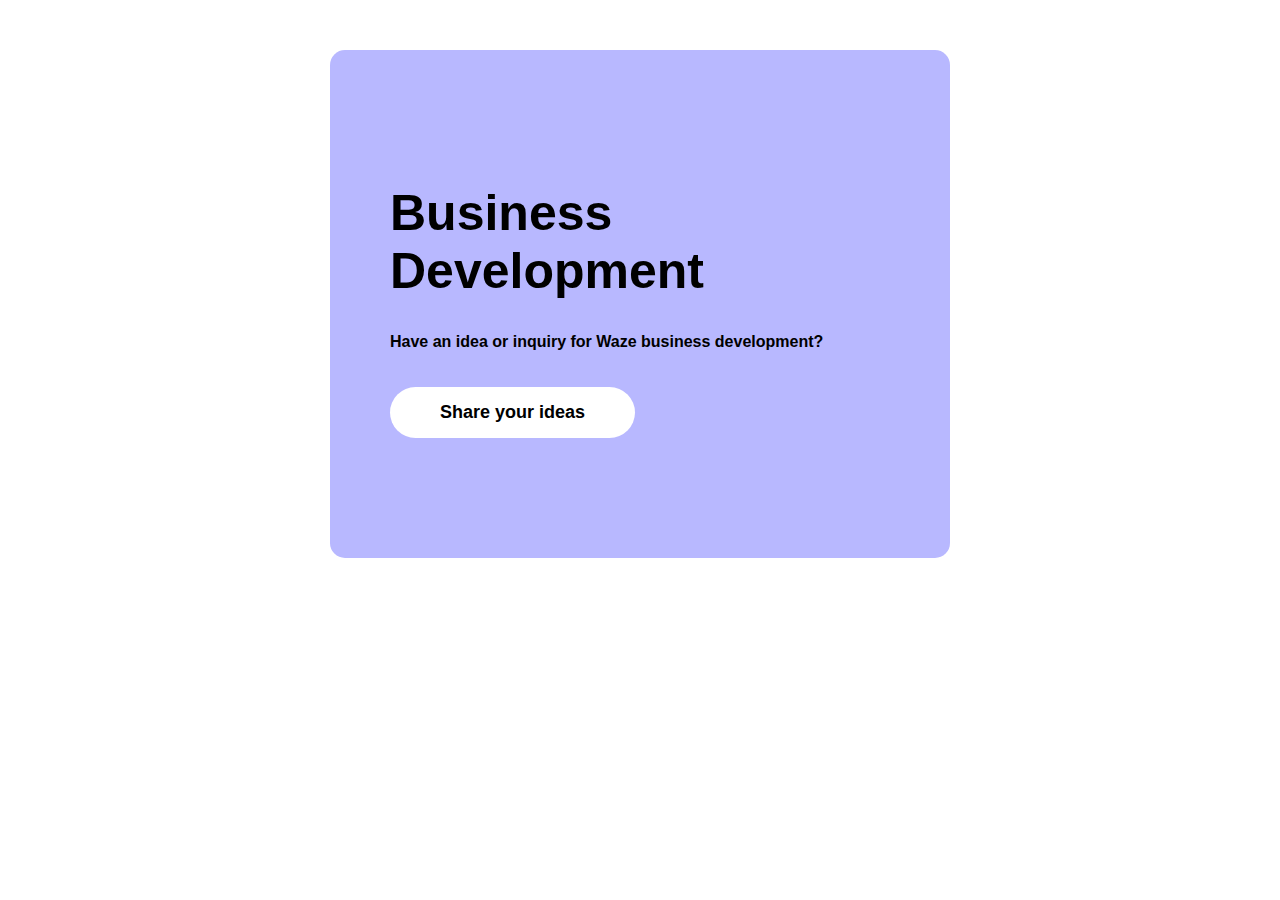
<file: DAY1 Assignments/First/index.html>
<!DOCTYPE html>
<html lang="en">
	<head>
		<meta charset="UTF-8" />
		<meta name="viewport" content="width=device-width, initial-scale=1.0" />
		<title>CSS DAY1 ASSIGNMENT</title>
		<link rel="stylesheet" href="styles.css" />
	</head>
	<body>
		<div class="business__box">
			<h1 class="title">Business Development</h1>
			<p class="content">
				Have an idea or inquiry for Waze business development?
			</p>
			<button class="btn">Share your ideas</button>
		</div>
	</body>
</html>
</file>
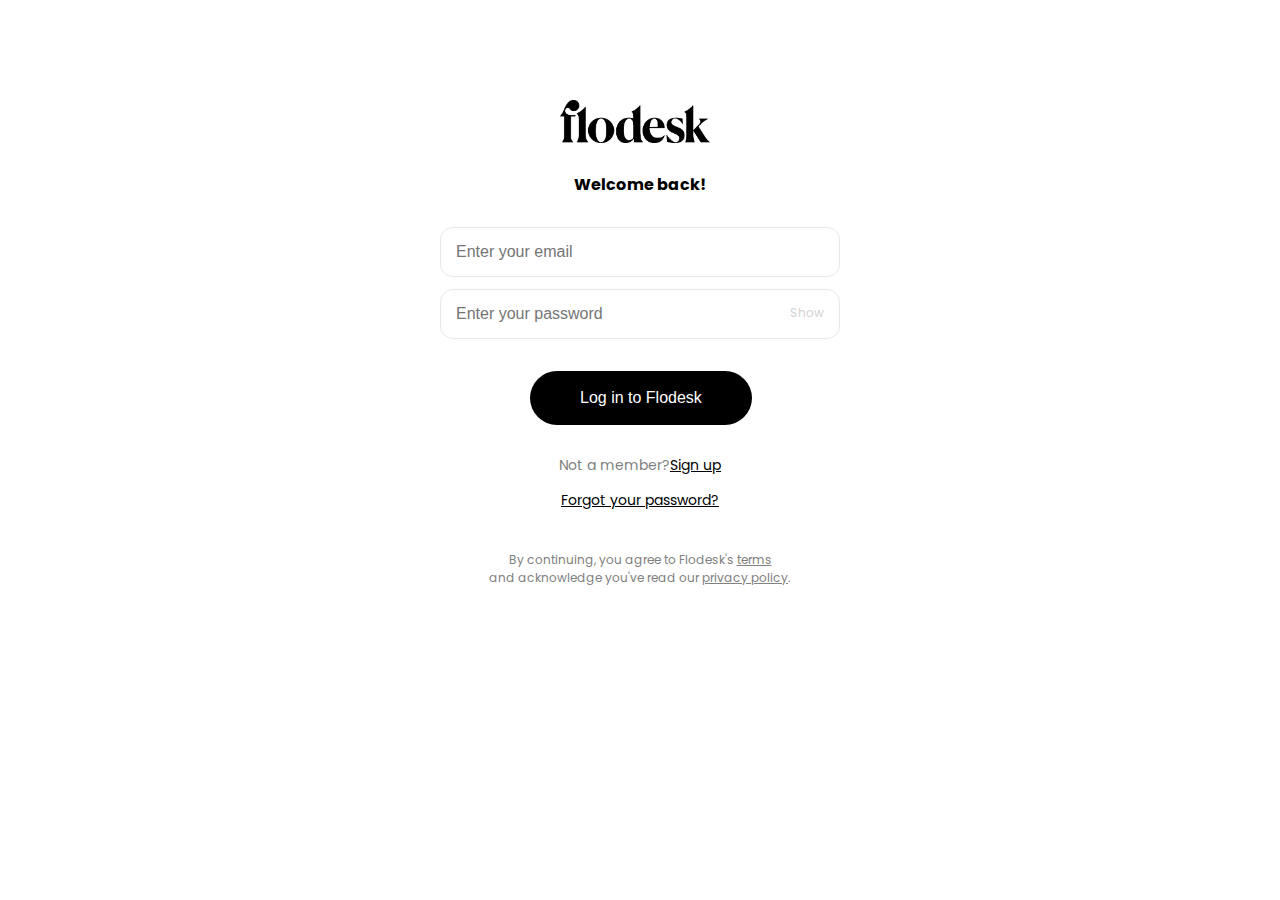
<file: DAY1 Assignments/fourth/index.html>
<!DOCTYPE html>
<html lang="en">
	<head>
		<meta charset="UTF-8" />
		<meta name="viewport" content="width=device-width, initial-scale=1.0" />
		<title>Document</title>
		<link rel="stylesheet" href="styles.css" />
	</head>
	<body>
		<div class="form">
			<img src="images/flodesk.png" class="logo-img" />
			<h4>Welcome back!</h4>

			<input
				type="email"
				name="email"
				class="input"
				placeholder="Enter your email" />
			<div>
				<span class="show">Show</span>
				<input
					type="password"
					name="email"
					class="input"
					placeholder="Enter your password" />
			</div>
			<button class="btn">Log in to Flodesk</button>
			<div class="content">
				<p>Not a member?<a class="signup">Sign up</a></p>

				<a class="forgot" href="">Forgot your password?</a>

				<p class="terms">
					By continuing, you agree to Flodesk's <span>terms</span> <br />
					and acknowledge you've read our <span>privacy policy</span>.
				</p>
			</div>
		</div>
	</body>
</html>
</file>
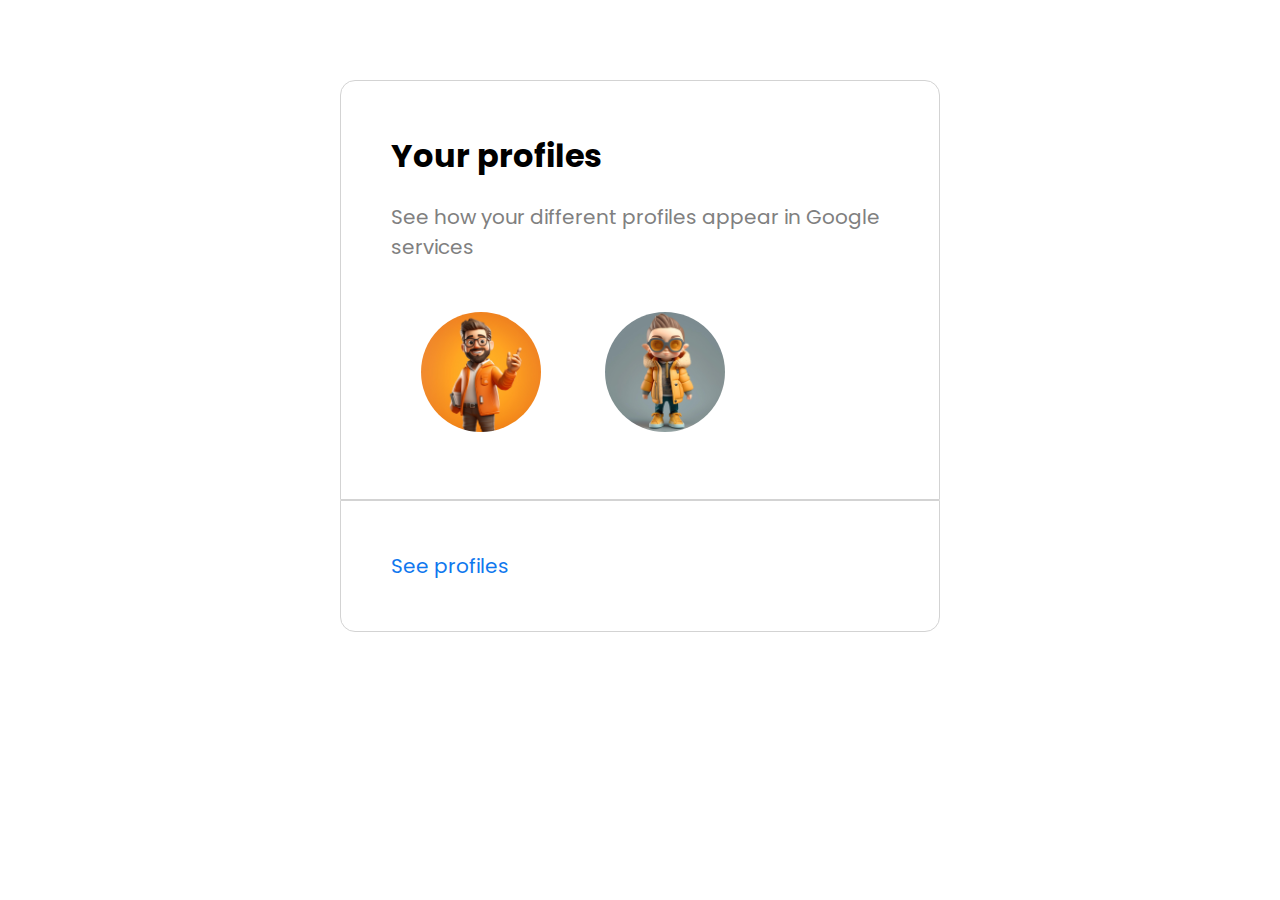
<file: DAY1 Assignments/second/index.html>
<!DOCTYPE html>
<html lang="en">
	<head>
		<meta charset="UTF-8" />
		<meta name="viewport" content="width=device-width, initial-scale=1.0" />
		<title>Second Assignment</title>
		<link rel="stylesheet" href="styles.css" />
	</head>
	<body>
		<!-- <div class="profile__container">
			<h1 class="title">Your profiles</h1>
			<p>See how your different profiles appear in Google services</p>

			<img src="images/avatar1.jpg" alt="" class="avatar" />
			<img src="images/avatar2.jpg" alt="" class="avatar" />
			<div class="container"></div>
			<p class="profile">See profiles</p>
		</div> -->

		<div class="main">
			<div class="profile__container">
				<h1 class="title">Your profiles</h1>
				<p>See how your different profiles appear in Google services</p>

				<img src="images/avatar1.jpg" alt="" class="avatar" />
				<img src="images/avatar2.jpg" alt="" class="avatar" />
			</div>
			<div class="container">
				<p class="profile">See profiles</p>
			</div>
		</div>
	</body>
</html>
</file>
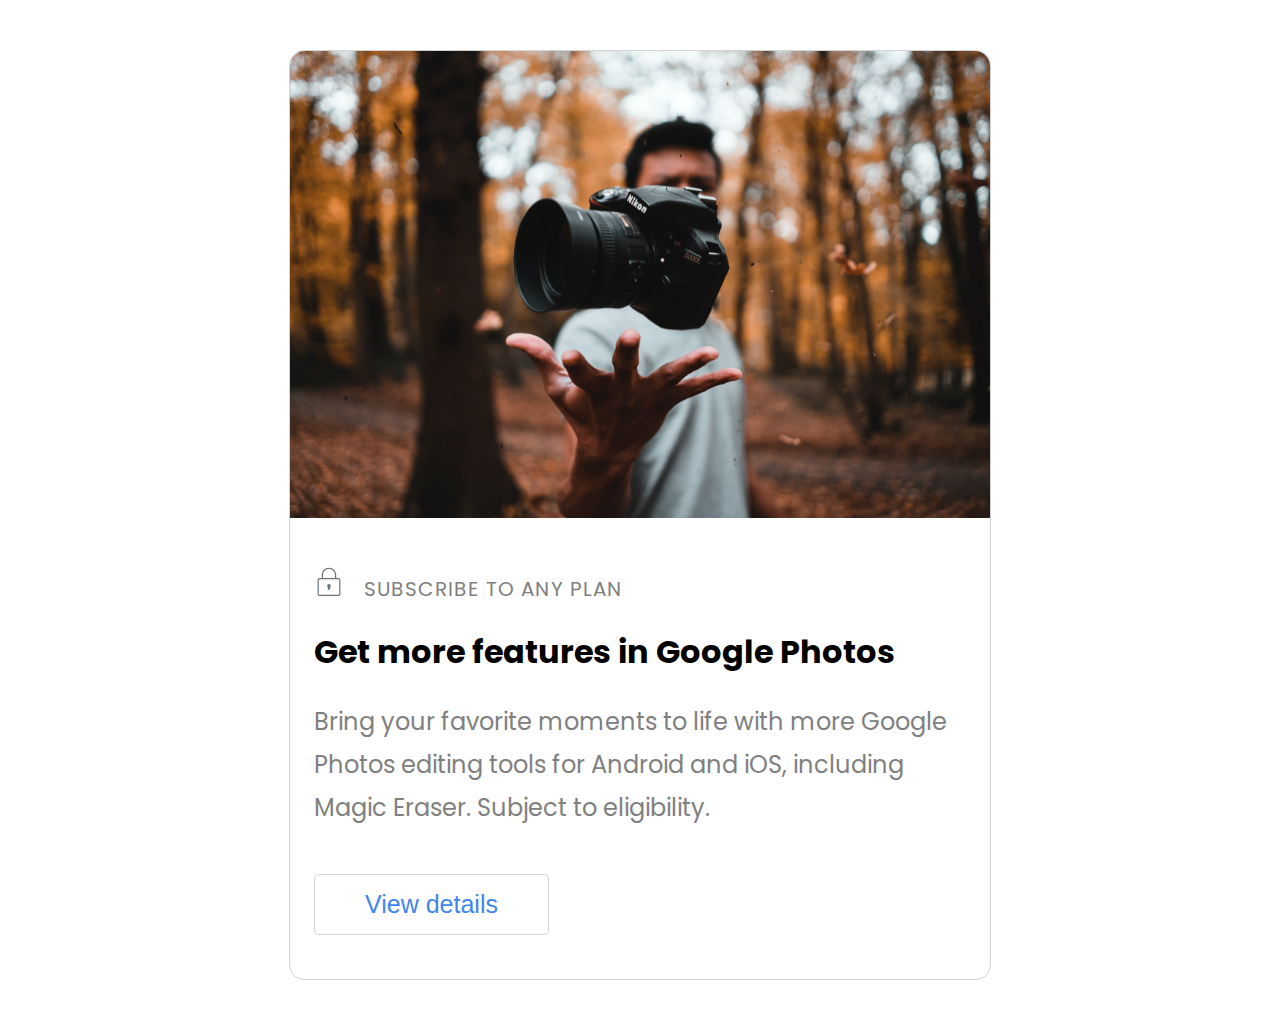
<file: DAY1 Assignments/third/index.html>
<!DOCTYPE html>
<html lang="en">
	<head>
		<meta charset="UTF-8" />
		<meta name="viewport" content="width=device-width, initial-scale=1.0" />
		<title>CSS DAY1 ASSIGNMENT</title>
		<link rel="stylesheet" href="styles.css" />
	</head>
	<body>
		<div class="card__container">
			<img src="images/image1.jpg" alt="" class="card-img" />
			<div class="content__div">
				<p class="icon">
					<img src="images/lock.svg" alt="" class="icon-img" />SUBSCRIBE TO ANY
					PLAN
				</p>
				<h1 class="title">Get more features in Google Photos</h1>
				<p>
					Bring your favorite moments to life with more Google Photos editing
					tools for Android and iOS, including Magic Eraser. Subject to
					eligibility.
				</p>

				<button class="btn">View details</button>
			</div>
		</div>
	</body>
</html>
</file>
<file: DAY1 Assignments/First/styles.css>
/* * {
	box-sizing: border-box;
} */

.business__box {
	background-color: #b8b8ff;
	border: none;
	width: 500px;
	padding: 100px 60px;
	margin: 50px auto;
	border-radius: 15px;
	font-family: 'Helvetica', sans-serif;
	font-weight: bold;
}

.title {
	font-size: 50px;
}

.btn {
	border: none;
	background-color: white;
	padding: 15px 50px;
	border-radius: 30px;
	font-size: 18px;
	font-weight: bold;
	margin: 20px auto;
}
</file>
<file: DAY1 Assignments/fourth/styles.css>
@import url('https://fonts.googleapis.com/css2?family=Poppins:wght@200;300;400&display=swap');

.form {
	font-family: 'Poppins', sans-serif;
	border: none;
	width: 400px;
	margin: 100px auto;
	justify-content: center;
}

.logo-img {
	width: 150px;
	margin-left: 120px;
}

h4 {
	text-align: center;
	margin-bottom: 30px;
}

.input {
	width: 100%;
	margin-bottom: 12px;
	padding: 15px;
	border: 1px solid rgb(232, 232, 232);
	border-radius: 13px;
	box-sizing: border-box;
	font-size: 16px;
}
.show {
	text-decoration: none;
	font-size: 12px;
	color: lightgray;
	margin-left: 350px;
	margin-top: 15px;
	position: absolute;
}

.btn {
	background-color: #000;
	color: #fff;
	border: none;
	padding: 18px 50px;
	border-radius: 50px;
	font-size: 16px;
	margin-top: 20px;
	margin-left: 90px;
}

.content {
	margin-top: 30px;
	text-align: center;
	color: gray;
	font-size: 14px;
}

a {
	color: #000;
	text-decoration: underline;
}
span {
	text-decoration: underline;
}

.terms {
	margin-top: 40px;
	font-size: 12px;
}
</file>
<file: DAY1 Assignments/second/styles.css>
@import url('https://fonts.googleapis.com/css2?family=Poppins:wght@200;300;400&display=swap');

.main {
	width: 600px;
	padding: 30px 50px;
	margin: 50px auto;
	font-family: 'Poppins', sans-serif;
	font-weight: 400;
}

.profile__container {
	border: 1px solid lightgray;
	padding: 30px 50px;
	border-top-right-radius: 15px;
	border-top-left-radius: 15px;
}

.avatar {
	width: 120px;
	margin: 30px;
	border-radius: 50%;
}
p {
	font-size: 20px;
	color: gray;
}

.container {
	border: 1px solid lightgray;
	width: 600px;
	padding: 30px 50px;
	box-sizing: border-box;
	border-bottom-left-radius: 15px;
	border-bottom-right-radius: 15px;
}

.profile {
	font-size: 20px;
	color: rgb(16, 120, 238)
}
</file>
<file: DAY1 Assignments/third/styles.css>
@import url('https://fonts.googleapis.com/css2?family=Poppins:wght@200;300;400&display=swap');

.card__container {
	border: 1px solid lightgray;
	width: 700px;
	margin: 50px auto;
	border-radius: 15px;
}

.card-img {
	width: 100%;
	border-top-right-radius: 15px;
	border-top-left-radius: 15px;
}

.content__div {
	padding: 24px;
	font-family: 'Poppins', sans-serif;
	font-weight: 400;
}
.icon-img {
	width: 30px;
	margin-right: 20px;
	color: gray;
}

.icon {
	color: gray;
	letter-spacing: 1px;
	font-size: 20px;
}

p {
	color: gray;
	font-size: 24px;
	line-height: 1.8;
}

.btn {
	border: 1px solid lightgray;
	background-color: white;
	color: #4086e9;
	padding: 15px 50px;
	border-radius: 5px;
	font-size: 25px;
	font-weight: 400;
	margin: 20px auto;
}
</file>
